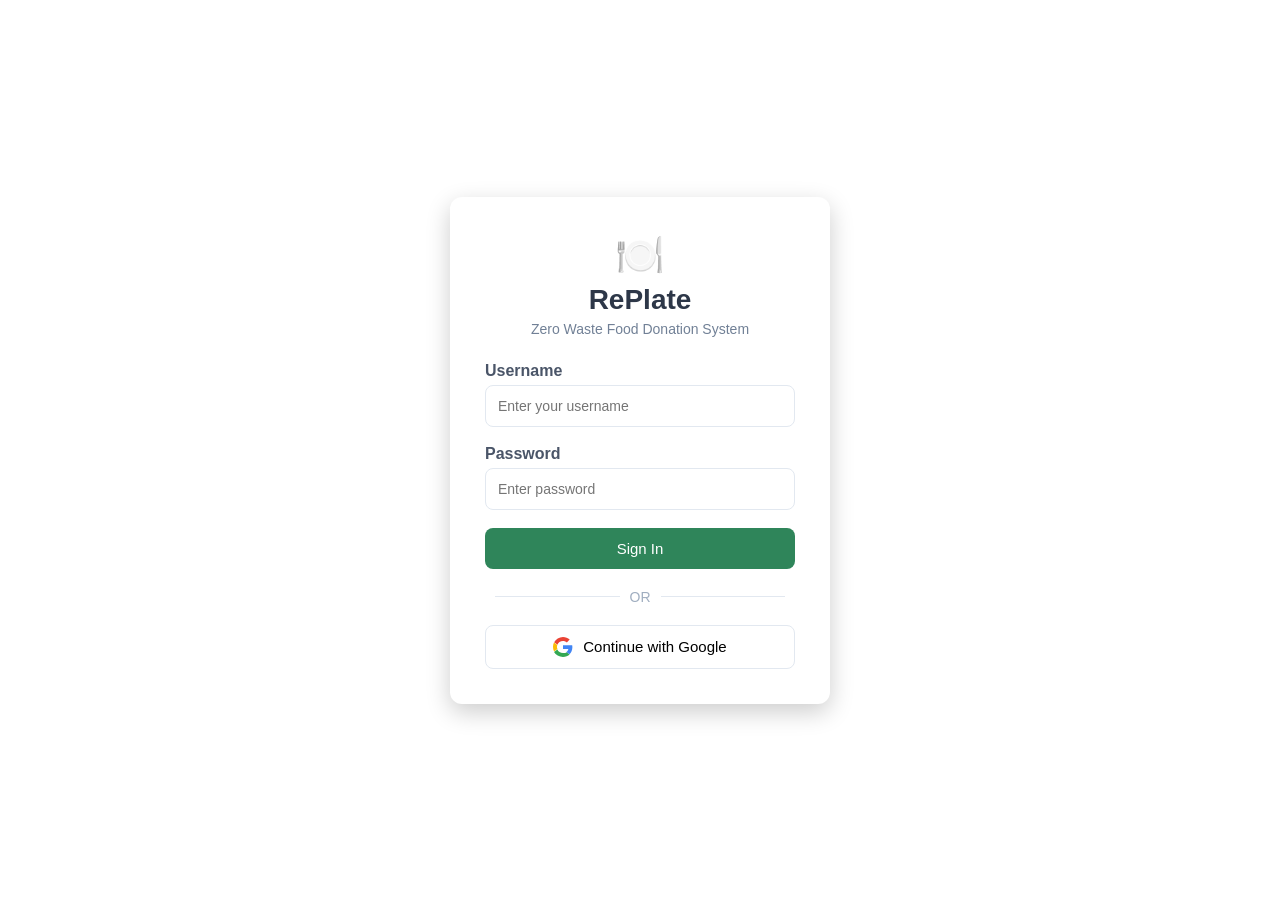
<file: index.html>
<!DOCTYPE html>
<html lang="en">
<head>
<meta charset="UTF-8">
<meta name="viewport" content="width=device-width, initial-scale=1.0">
<title>RePlate Login</title>

<style>

*{
margin:0;
padding:0;
box-sizing:border-box;
font-family: Arial, sans-serif;
}

body{
height:100vh;
display:flex;
justify-content:center;
align-items:center;
background-image:url("https://images.unsplash.com/photo-1606787366850-de6330128bfc");
background-size:cover;
background-position:center;
}

/* Login Card */

.login-box{
width:380px;
background:white;
padding:35px;
border-radius:12px;
box-shadow:0 8px 25px rgba(0,0,0,0.2);
text-align:center;
}

.logo{
font-size:40px;
margin-bottom:5px;
}

h1{
font-size:28px;
color:#2d3748;
margin-bottom:5px;
}

.subtitle{
font-size:14px;
color:#718096;
margin-bottom:25px;
}

label{
display:block;
text-align:left;
margin-bottom:5px;
font-weight:600;
color:#4a5568;
}

input{
width:100%;
padding:12px;
margin-bottom:18px;
border:1px solid #e2e8f0;
border-radius:8px;
font-size:14px;
}

.signin-btn{
width:100%;
padding:12px;
background:#2f855a;
color:white;
border:none;
border-radius:8px;
font-size:15px;
cursor:pointer;
}

.signin-btn:hover{
background:#276749;
}

/* Divider */

.divider{
display:flex;
align-items:center;
margin:20px 0;
color:#a0aec0;
font-size:14px;
}

.divider::before,
.divider::after{
content:"";
flex:1;
height:1px;
background:#e2e8f0;
margin:0 10px;
}

/* Google Button */

.google-btn{
display:flex;
align-items:center;
justify-content:center;
gap:10px;
width:100%;
padding:11px;
border:1px solid #e2e8f0;
border-radius:8px;
background:white;
cursor:pointer;
font-size:15px;
}

.google-btn:hover{
background:#f7fafc;
}

.google-icon{
width:20px;
height:20px;
}

</style>
</head>

<body>

<div class="login-box">

<div class="logo">🍽️</div>

<h1>RePlate</h1>
<p class="subtitle">Zero Waste Food Donation System</p>

<form onsubmit="handleLogin(event)">

<label>Username</label>
<input type="text" placeholder="Enter your username">

<label>Password</label>
<input type="password" placeholder="Enter password">

<button class="signin-btn" type="submit">Sign In</button>

</form>

<div class="divider">OR</div>

<button class="google-btn" onclick="googleLogin()">

<!-- Original Google Icon Colors -->

<svg class="google-icon" viewBox="0 0 48 48">
<path fill="#EA4335" d="M24 9.5c3.54 0 6.71 1.22 9.21 3.61l6.85-6.85C35.64 2.29 30.27 0 24 0 14.82 0 6.73 5.16 2.69 12.69l7.98 6.2C12.44 13.05 17.75 9.5 24 9.5z"/>
<path fill="#4285F4" d="M46.5 24.5c0-1.64-.15-3.22-.43-4.74H24v9h12.74c-.55 2.96-2.23 5.48-4.75 7.17l7.3 5.67C43.84 37.18 46.5 31.4 46.5 24.5z"/>
<path fill="#FBBC05" d="M10.67 28.89A14.48 14.48 0 019.5 24c0-1.69.29-3.31.82-4.82l-7.98-6.2A23.93 23.93 0 000 24c0 3.87.93 7.52 2.58 10.73l8.09-5.84z"/>
<path fill="#34A853" d="M24 48c6.48 0 11.92-2.14 15.89-5.82l-7.3-5.67c-2.03 1.36-4.63 2.16-8.59 2.16-6.25 0-11.56-3.55-13.46-8.39l-8.09 5.84C6.5 42.9 14.66 48 24 48z"/>
</svg>

Continue with Google

</button>

</div>

<script>

/* Frontend fake Google login */

function googleLogin(){
alert("Signing in with Google...");
window.location.href="home.html";
}
function handleLogin(event){
    event.preventDefault(); // stops page reload
    window.location.href = "home.html";
}


</script>

</body>
</html>
</file>
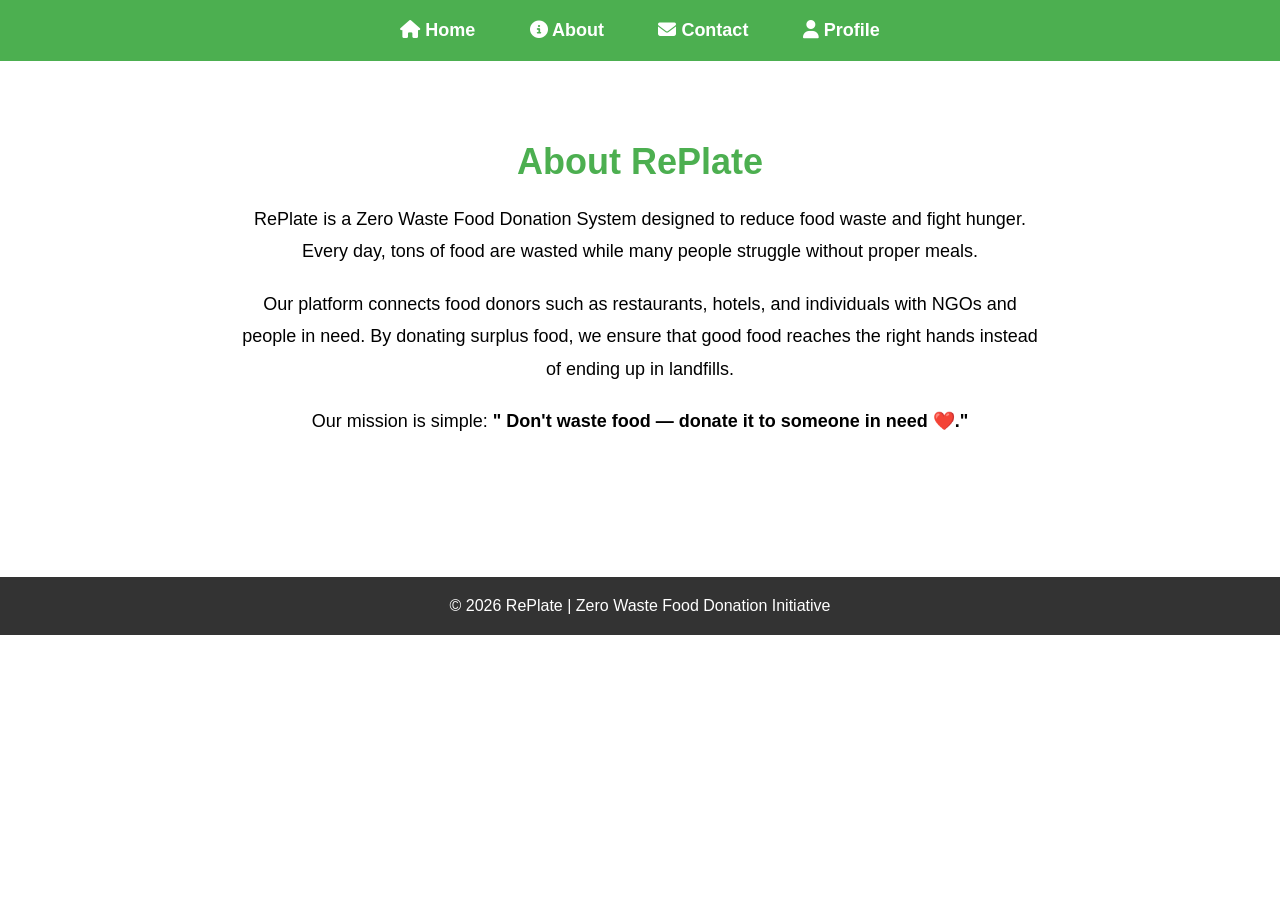
<file: about.html>
<!DOCTYPE html>
<html lang="en">
<head>
<meta charset="UTF-8">
<meta name="viewport" content="width=device-width, initial-scale=1.0">
<title>About - RePlate</title>
<link rel="stylesheet" href="https://cdnjs.cloudflare.com/ajax/libs/font-awesome/6.5.0/css/all.min.css">


<style>
*{
    margin:0;
    padding:0;
    box-sizing:border-box;
    font-family: Arial, sans-serif;
}

nav{
    width:100%;
    padding:20px 0;
    background:#4CAF50;
    text-align:center;
}

nav a{
    color:white;
    text-decoration:none;
    margin:0 25px;
    font-size:18px;
    font-weight:bold;
}

.about-section{
    padding:80px 20px;
    text-align:center;
}

.about-section h1{
    font-size:36px;
    margin-bottom:20px;
    color:#4CAF50;
}

.about-section p{
    max-width:800px;
    margin:auto;
    font-size:18px;
    line-height:1.8;
    margin-bottom:20px;
}

footer{
    background:#333;
    color:white;
    text-align:center;
    padding:20px;
    margin-top:40px;
}
</style>
</head>

<body>

<nav>
    <a href="home.html"><i class="fa-solid fa-house"></i> Home</a>
    <a href="about.html"><i class="fa-solid fa-circle-info"></i> About</a>
    <a href="contact.html"><i class="fa-solid fa-envelope"></i> Contact</a>
    <a href="profile.html"><i class="fa-solid fa-user"></i> Profile</a>
 </nav>

<section class="about-section">
    <h1>About RePlate</h1>
    
    <p>
        RePlate is a Zero Waste Food Donation System designed to reduce food waste 
        and fight hunger. Every day, tons of food are wasted while many people 
        struggle without proper meals.
    </p>

    <p>
        Our platform connects food donors such as restaurants, hotels, and individuals 
        with NGOs and people in need. By donating surplus food, we ensure that good 
        food reaches the right hands instead of ending up in landfills.
    </p>

    <p>
        Our mission is simple: 
        <b>" Don't waste food — donate it to someone in need ❤️."</b>
    </p>
</section>

<footer>
    © 2026 RePlate | Zero Waste Food Donation Initiative
</footer>

</body>
</html>
</file>
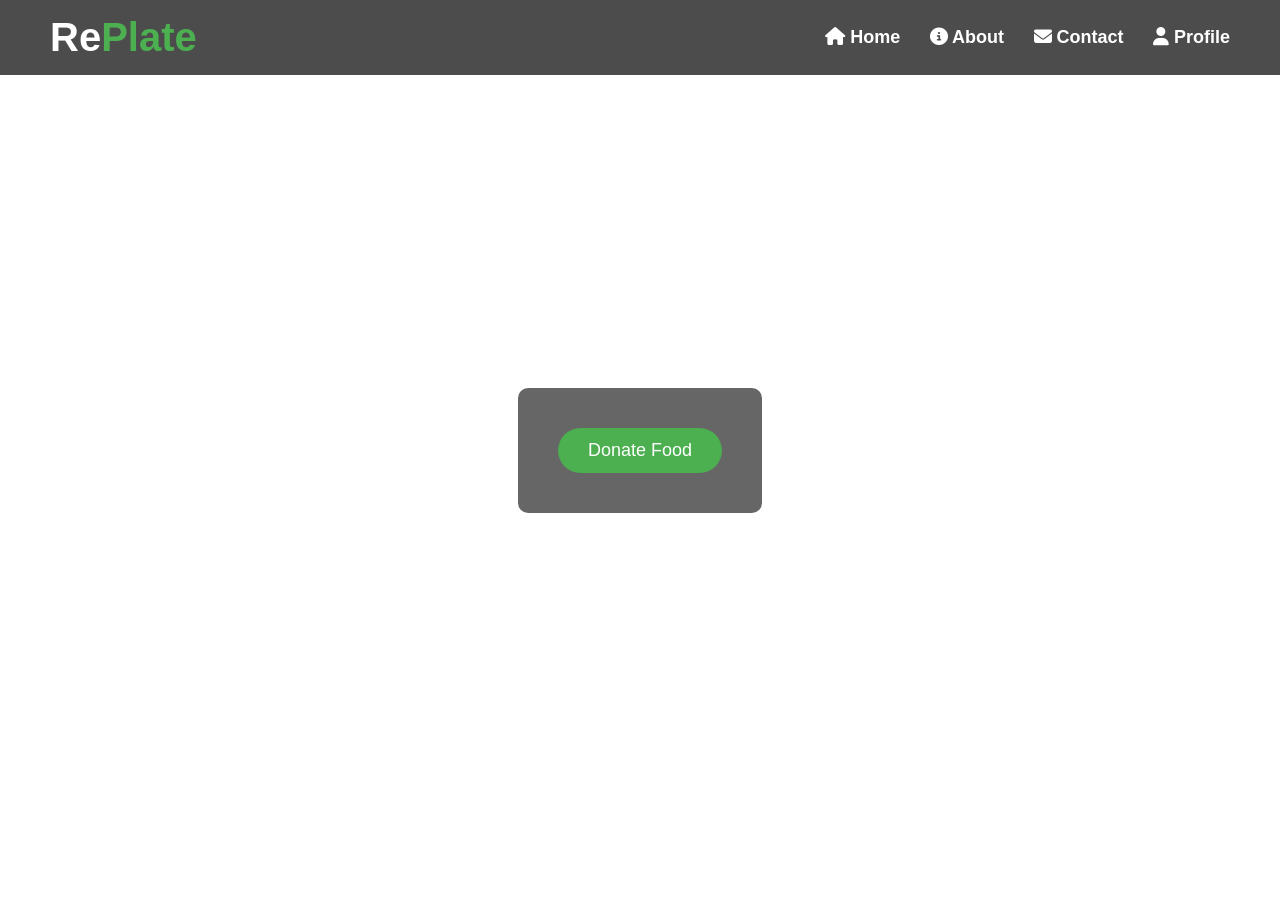
<file: home.html>
<!DOCTYPE html>
<html lang="en">
<head>

<meta charset="UTF-8">
<meta name="viewport" content="width=device-width, initial-scale=1.0">

<title>RePlate - Zero Waste Food Donation</title>

<link rel="stylesheet" href="style.css">

<link rel="stylesheet" href="https://cdnjs.cloudflare.com/ajax/libs/font-awesome/6.5.0/css/all.min.css">

</head>

<body>

<!-- Navbar -->

<nav>
<div class="logo">Re<span>Plate</span></div>

<div>
<a href="home.html"><i class="fa-solid fa-house"></i> Home</a>
<a href="about.html"><i class="fa-solid fa-circle-info"></i> About</a>
<a href="contact.html"><i class="fa-solid fa-envelope"></i> Contact</a>
<a href="profile.html"><i class="fa-solid fa-user"></i> Profile</a>
</div>
</nav>

<!-- Hero Section -->

<section class="hero">

<div class="hero-content">

<button class="btn"
onmouseover="showQuote()"
onmouseout="hideQuote()"
onclick="showForm()">
Donate Food
</button>

<h1 id="donateQuote" style="display:none; margin-top:20px;">
Don't Waste Food, Donate it to someone in need ❤️
</h1>

</div>

</section>

<!-- Donation Form -->

<section id="donationForm" style="display:none;">

<form id="donateForm" onsubmit="saveDonation(event)">

<h2 style="text-align:center;margin-bottom:25px;">Food Donation Form</h2>

<input type="text" id="Name" placeholder="Donator Name" required>

<input type="tel" id="Mobile" placeholder="Phone Number"
onblur="checkNumber()" onfocus="highlight(this)" required>

<p id="msg"></p>

<input type="text" id="Address" placeholder="Address / Contact Details" required>

<input type="text" id="Foodname" placeholder="Food Name" required>

<select id="Foodtype" onchange="selectProduct()" required>

<option value="">Select Food Type</option>
<option value="Vegetarian">Vegetarian</option>
<option value="Non-Vegetarian">Non-Vegetarian</option>

</select>

<p id="resu"></p>

<input type="number" id="Quantity" placeholder="Quantity (kg / plates)" required>

<select id="Condition" required>

<option value="">Food Condition</option>
<option>Raw</option>
<option>Packed</option>
<option>Cooked</option>

</select>

<textarea id="Details" placeholder="Additional Details"></textarea>

<button type="submit">Submit Donation</button>

</form>

</section>

<!-- Success Popup -->

<div id="successPopup" class="popup">

<div class="popup-content">

<i class="fa-solid fa-circle-check"></i>

<h3>Donation Successful!</h3>

<p>❤️ Thank you for donating food.<br>
Your kindness can feed someone in need.</p>

<button onclick="closePopup()">Back to Home</button>

</div>

</div>

<script>

/* Highlight input */

function highlight(field){
field.style.backgroundColor="lightgreen";
}

/* Quote */

function showQuote(){
document.getElementById("donateQuote").style.display="block";
}

function hideQuote(){
document.getElementById("donateQuote").style.display="none";
}

/* Show Form */

function showForm(){
document.getElementById("donationForm").style.display="block";
document.getElementById("donationForm").scrollIntoView({behavior:"smooth"});
}

/* Phone Validation */

function checkNumber(){

let num=document.getElementById("Mobile").value;
let msg=document.getElementById("msg");

if(num.length===10){
msg.innerHTML="✔ Correct Number";
msg.style.color="green";
}else{
msg.innerHTML="Enter 10 digit number";
msg.style.color="red";
}

}

/* Food Type Selection */

function selectProduct(){

let pro=document.getElementById("Foodtype").value;
let res=document.getElementById("resu");

if(pro==="Vegetarian"){
res.textContent="🥦 Vegetarian Food Selected";
}
else if(pro==="Non-Vegetarian"){
res.textContent="🍗 Non-Vegetarian Food Selected";
}

}

/* Save Donation */

function saveDonation(event){

event.preventDefault();

const formData={

Name:document.getElementById("Name").value,
Phone:document.getElementById("Mobile").value,
Address:document.getElementById("Address").value,
Food:document.getElementById("Foodname").value,
Type:document.getElementById("Foodtype").value,
Quantity:document.getElementById("Quantity").value,
Condition:document.getElementById("Condition").value,
Details:document.getElementById("Details").value

};

let donations=JSON.parse(localStorage.getItem("donations")) || [];

donations.push(formData);

localStorage.setItem("donations",JSON.stringify(donations));

document.getElementById("donateForm").reset();

/* Show popup */

document.getElementById("successPopup").style.display="flex";

}

/* Close Popup */

function closePopup(){

document.getElementById("successPopup").style.display="none";

window.scrollTo({top:0,behavior:"smooth"});

document.getElementById("donationForm").style.display="none";

}

/* Floating Emojis */

const foods=["🍎","🍕","🍔","🥗","🍞","🍲","🥙","🥘","🍛","🥕","🥝","🥫"];

setInterval(()=>{

let emoji=document.createElement("div");

emoji.className="emoji";

emoji.innerHTML=foods[Math.floor(Math.random()*foods.length)];

emoji.style.left=Math.random()*100+"%";

document.body.appendChild(emoji);

setTimeout(()=>emoji.remove(),6000);

},1000);

</script>

</body>
</html>
</file>
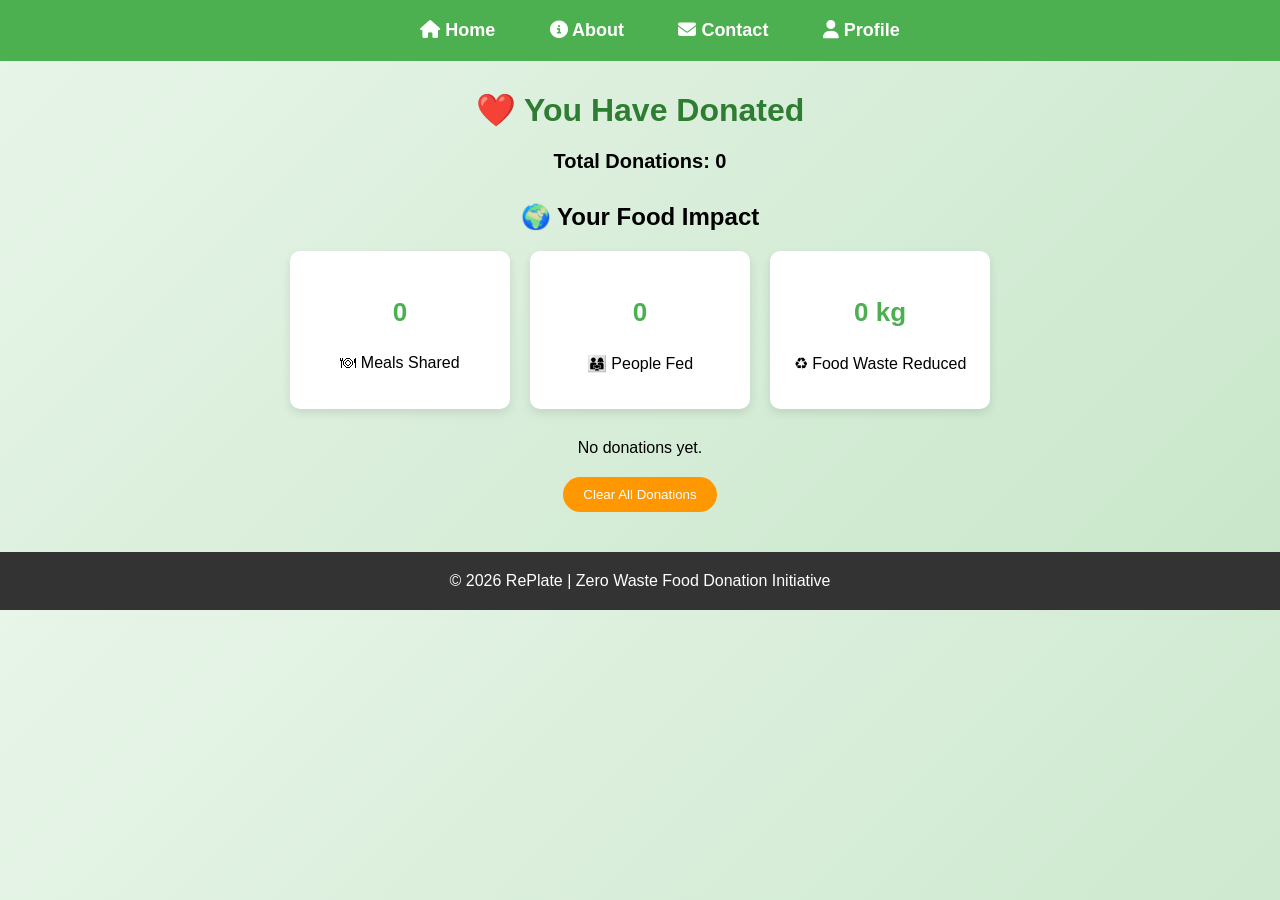
<file: profile.html>
<!DOCTYPE html>
<html>
<head>

<title>Profile - RePlate</title>

<link rel="stylesheet" href="https://cdnjs.cloudflare.com/ajax/libs/font-awesome/6.5.0/css/all.min.css">

<style>

body{
font-family:Arial;
margin:0;
padding:0;
background:linear-gradient(135deg,#e8f5e9,#c8e6c9);
}

/* Navbar */

nav{
width:100%;
padding:20px;
background:#4CAF50;
text-align:center;
}

nav a{
color:white;
text-decoration:none;
margin:0 25px;
font-size:18px;
font-weight:bold;
}

/* Heading */

h1{
text-align:center;
color:#2e7d32;
margin-top:30px;
}

#total{
text-align:center;
font-size:20px;
margin:15px;
font-weight:bold;
}

/* Search */

.search-box{
display:block;
margin:20px auto;
padding:10px;
width:250px;
border-radius:20px;
border:1px solid #ccc;
}

/* Impact Section */

.impact-box{
text-align:center;
margin:30px auto;
max-width:800px;
}

.impact-stats{
display:flex;
justify-content:center;
flex-wrap:wrap;
gap:20px;
}

.impact-card{
background:white;
padding:20px;
border-radius:10px;
width:180px;
box-shadow:0 4px 10px rgba(0,0,0,0.1);
}

.impact-card h3{
color:#4CAF50;
font-size:26px;
}

/* Donation Cards */

.donation-card{
background:rgba(255,255,255,0.8);
backdrop-filter:blur(10px);
padding:20px;
margin:15px auto;
max-width:600px;
border-radius:12px;
box-shadow:0 6px 15px rgba(0,0,0,0.1);
}

/* Delete Button */

.delete-btn{
background:#ff5252;
color:white;
border:none;
padding:8px 15px;
border-radius:20px;
cursor:pointer;
margin-top:10px;
}

.delete-btn:hover{
background:#d32f2f;
}

/* Clear Button */

.clear-btn{
display:block;
margin:20px auto;
padding:10px 20px;
background:#ff9800;
color:white;
border:none;
border-radius:20px;
cursor:pointer;
}

/* Footer */

footer{
background:#333;
color:white;
text-align:center;
padding:20px;
margin-top:40px;
}

</style>

</head>

<body>

<nav>
<a href="home.html"><i class="fa-solid fa-house"></i> Home</a>
<a href="about.html"><i class="fa-solid fa-circle-info"></i> About</a>
<a href="contact.html"><i class="fa-solid fa-envelope"></i> Contact</a>
<a href="profile.html"><i class="fa-solid fa-user"></i> Profile</a>
</nav>

<h1>❤️ You Have Donated</h1>

<p id="total"></p>

<!-- <input type="text" id="searchFood" class="search-box" placeholder="🔍 Search food..." onkeyup="searchDonation()"> -->

<!-- Impact Section -->

<div class="impact-box">

<h2>🌍 Your Food Impact</h2>

<div class="impact-stats">

<div class="impact-card">
<h3 id="meals"></h3>
<p>🍽 Meals Shared</p>
</div>

<div class="impact-card">
<h3 id="people"></h3>
<p>👨‍👩‍👧 People Fed</p>
</div>

<div class="impact-card">
<h3 id="waste"></h3>
<p>♻ Food Waste Reduced</p>
</div>

</div>

</div>

<div id="donationList"></div>

<button class="clear-btn" onclick="clearAll()">Clear All Donations</button>

<script>

let donations = JSON.parse(localStorage.getItem("donations")) || [];

let listContainer = document.getElementById("donationList");
let total = document.getElementById("total");

/* Total Donations */

total.textContent = "Total Donations: " + donations.length;

/* Impact Counter */

let totalMeals = 0;

donations.forEach(d=>{
totalMeals += Number(d.Quantity);
});

let peopleFed = Math.floor(totalMeals/2);

document.getElementById("meals").textContent = totalMeals;
document.getElementById("people").textContent = peopleFed;
document.getElementById("waste").textContent = totalMeals + " kg";

/* Display Donations */

function displayDonations(data){

listContainer.innerHTML="";

if(data.length===0){

listContainer.innerHTML="<p style='text-align:center;'>No donations yet.</p>";

return;

}

data.forEach(function(d,index){

listContainer.innerHTML+=`

<div class="donation-card">

<p>👤 <strong>Name:</strong> ${d.Name}</p>

<p>📞 <strong>Phone:</strong> ${d.Phone}</p>

<p>🍛 <strong>Food:</strong> ${d.Food}</p>

<p>🍽 <strong>Quantity:</strong> ${d.Quantity}</p>

<button class="delete-btn" onclick="deleteDonation(${index})">Delete</button>

</div>

`;

});

}

displayDonations(donations);

/* Search Donation */

// function searchDonation(){

// let value=document.getElementById("searchFood").value.toLowerCase();

// let filtered=donations.filter(d=>d.food.toLowerCase().includes(value));

// displayDonations(filtered);

// }

/* Delete Donation */

function deleteDonation(index){

donations.splice(index,1);

localStorage.setItem("donations",JSON.stringify(donations));

location.reload();

}

/* Clear All */

function clearAll(){

if(confirm("Delete all donations?")){

localStorage.removeItem("donations");

location.reload();

}

}

</script>

<footer>
© 2026 RePlate | Zero Waste Food Donation Initiative
</footer>

</body>
</html>
</file>
<file: style.css>
*{
margin:0;
padding:0;
box-sizing:border-box;
font-family: Arial, sans-serif;
}

/* Navbar */

nav{
position:fixed;
top:0;
width:100%;
padding:15px 50px;
background:rgba(0,0,0,0.7);
display:flex;
justify-content:space-between;
align-items:center;
z-index:1000;
}

.logo{
font-size:40px;
font-weight:bold;
color:white;
}

.logo span{
color:#4CAF50;
}

nav a{
color:white;
text-decoration:none;
margin-left:25px;
font-size:18px;
font-weight:bold;
}

nav a:hover{
color:#4CAF50;
}

/* Hero Section */

.hero{
height:100vh;
background:url('https://images.unsplash.com/photo-1504674900247-0877df9cc836') no-repeat center/cover;
display:flex;
justify-content:center;
align-items:center;
text-align:center;
color:white;
}

.hero-content{
background:rgba(0,0,0,0.6);
padding:40px;
border-radius:10px;
}

.hero h1{
font-size:38px;
margin-bottom:20px;
}

.btn{
padding:12px 30px;
background:#4CAF50;
color:white;
border:none;
border-radius:25px;
font-size:18px;
cursor:pointer;
}

.btn:hover{
background:#388E3C;
}

/* Donation Form */

#donationForm{
display:none;
padding:50px 20px;
background:#f4f4f4;
}

form{
max-width:600px;
margin:auto;
background:white;
padding:30px;
border-radius:10px;
box-shadow:0 5px 15px rgba(0,0,0,0.2);
}

form input, form select, form textarea{
width:100%;
padding:10px;
margin-bottom:15px;
border-radius:5px;
border:1px solid #ccc;
}

form button{
width:100%;
padding:12px;
background:#4CAF50;
color:white;
border:none;
border-radius:25px;
cursor:pointer;
}

/* Floating emoji */

.emoji{
position:fixed;
bottom:-50px;
font-size:25px;
animation:float 6s linear infinite;
}

@keyframes float{
0%{transform:translateY(0)}
100%{transform:translateY(-800px)}
}
.popup{
display:none;
position:fixed;
top:0;
left:0;
width:100%;
height:100%;
background:rgba(0,0,0,0.6);
justify-content:center;
align-items:center;
}

.popup-content{
background:white;
padding:40px;
border-radius:10px;
text-align:center;
animation:popup 0.4s ease;
}
.popup-content button{
margin-top:20px;
padding:10px 20px;
border:none;
background-color:#2e7d32;   /* Change this color */
color:white;
border-radius:20px;
cursor:pointer;
font-size:16px;
}

.popup-content i{
font-size:60px;
color:green;
margin-bottom:15px;
}

@keyframes popup{

0%{transform:scale(0.5);opacity:0;}
100%{transform:scale(1);opacity:1;}

}
</file>
